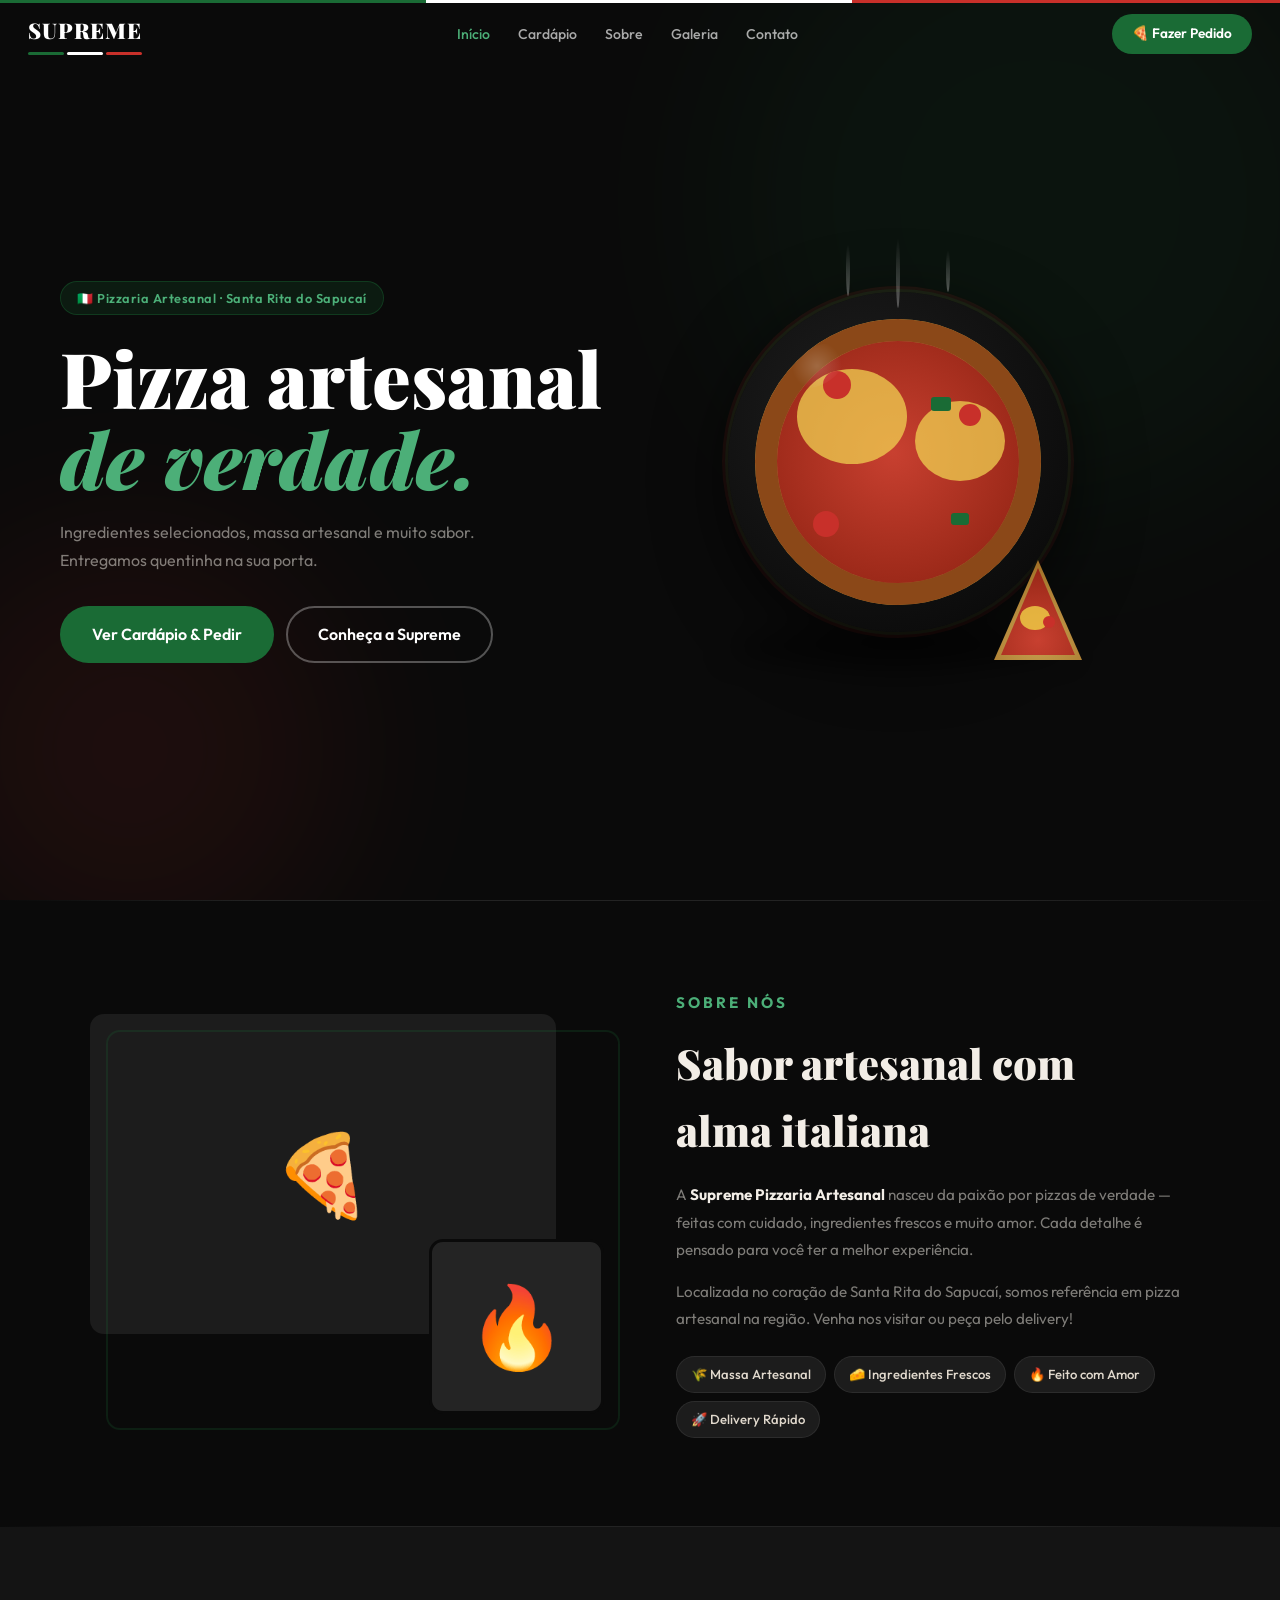
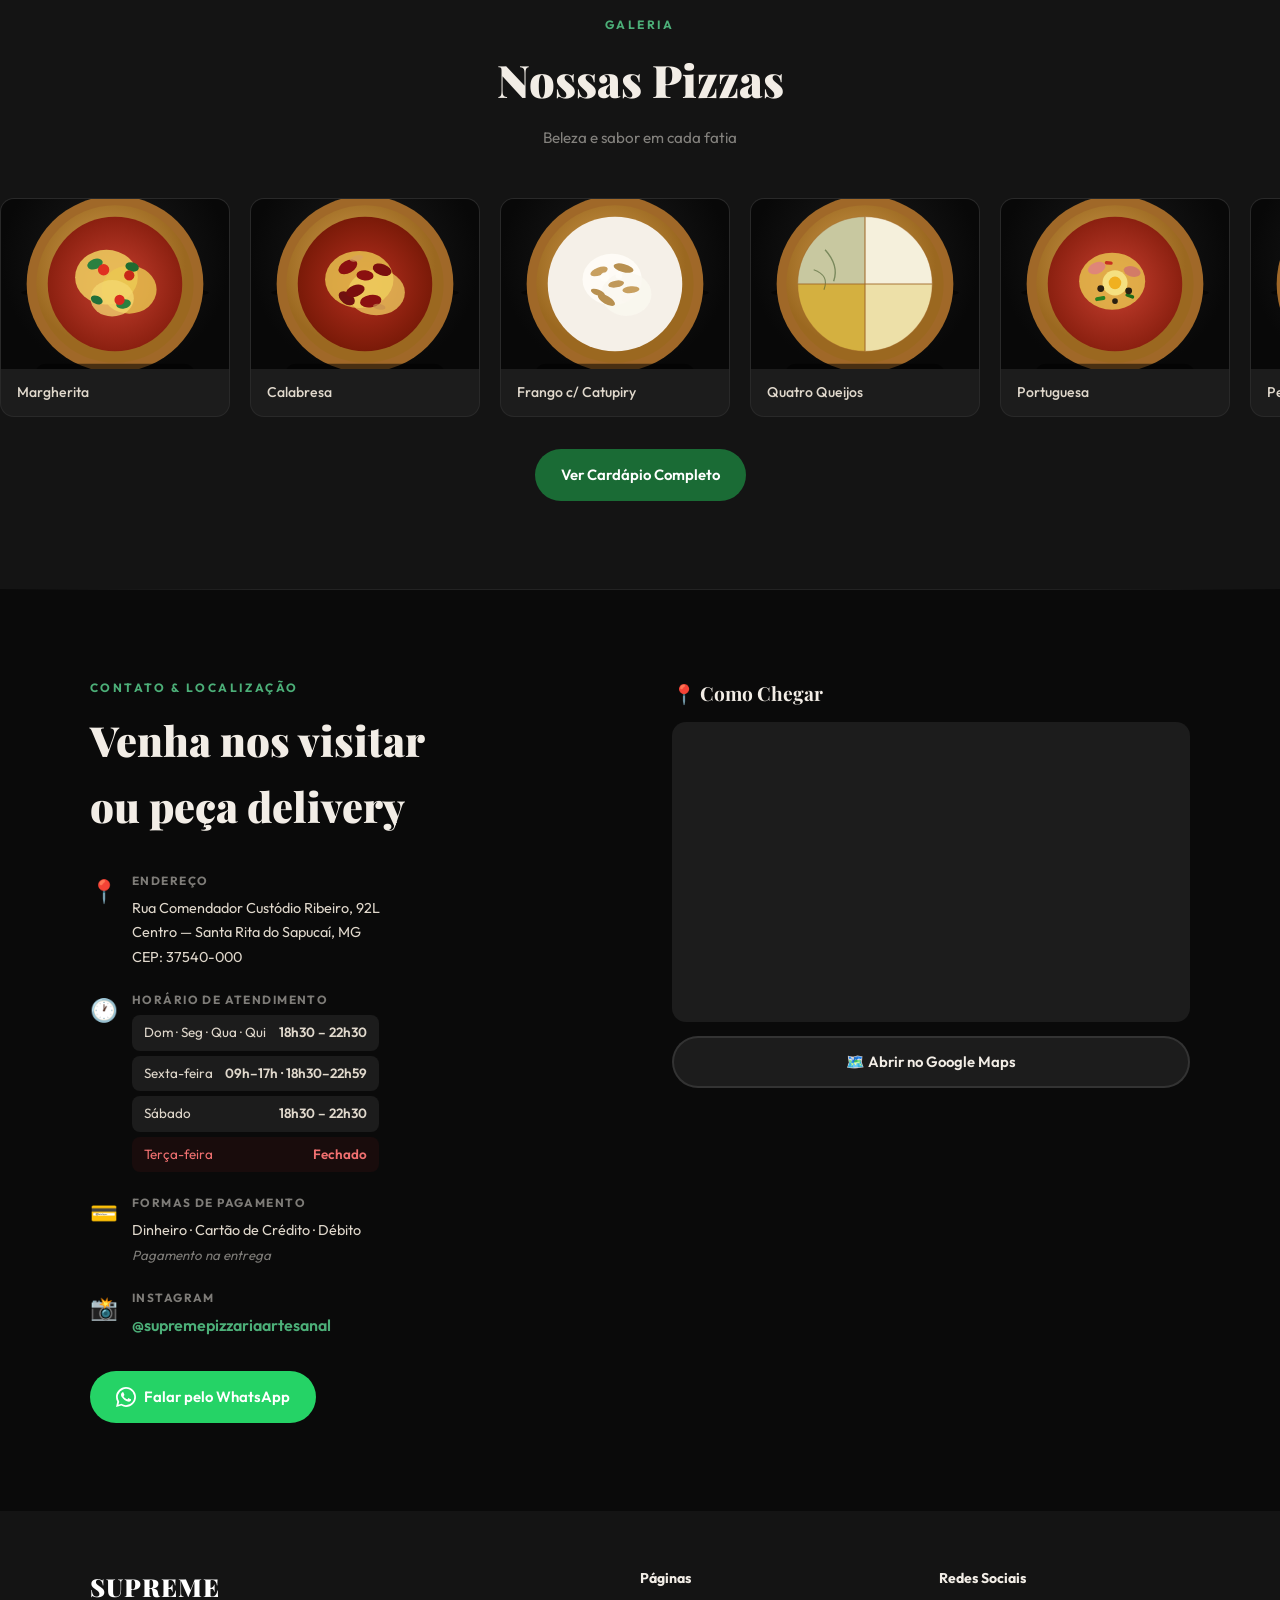
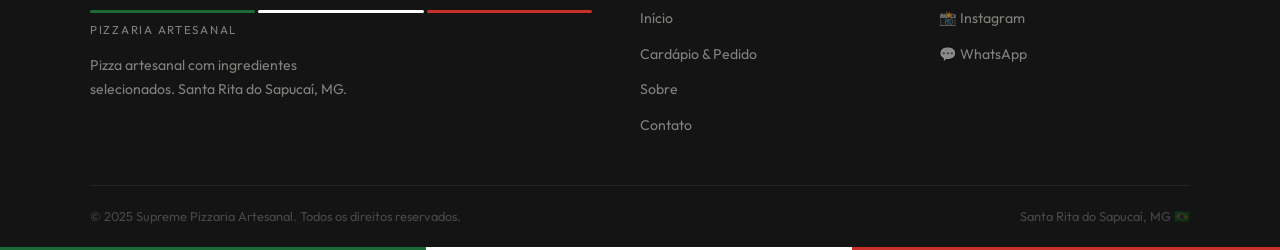
<file: index.html>
<!DOCTYPE html>
<html lang="pt-BR">
<head>
  <meta charset="UTF-8"/>
  <meta name="viewport" content="width=device-width, initial-scale=1.0"/>
  <title>Supreme Pizzaria Artesanal | Santa Rita do Sapucaí</title>
  <meta name="description" content="Supreme Pizzaria Artesanal — Pizza feita com amor em Santa Rita do Sapucaí, MG. Peça pelo WhatsApp!"/>
  <meta name="theme-color" content="#0A0A0A"/>
  <!-- Favicon personalizado com logo Supreme -->
  <link rel="icon" href="favicon.svg" type="image/svg+xml"/>
  <link rel="apple-touch-icon" href="favicon.svg"/>
  <!-- Open Graph — link bonito ao compartilhar no WhatsApp/Instagram -->
  <meta property="og:title"       content="Supreme Pizzaria Artesanal"/>
  <meta property="og:description" content="Pizza artesanal em Santa Rita do Sapucaí, MG. Peça pelo WhatsApp!"/>
  <meta property="og:type"        content="website"/>
  <link rel="stylesheet" href="style.css"/>
  <link href="https://fonts.googleapis.com/css2?family=Playfair+Display:ital,wght@0,700;0,900;1,700&family=Outfit:wght@300;400;500;600;700&display=swap" rel="stylesheet"/>
</head>
<body>

<!-- ================================================
     NAVEGAÇÃO
     ================================================ -->
<nav class="nav" id="nav">
  <a href="index.html" class="nav__logo">
    <span class="logo-text">SUPREME</span>
    <div class="logo-flag"><span></span><span></span><span></span></div>
  </a>
  <ul class="nav__links" id="navLinks">
    <li><a href="index.html"    class="active">Início</a></li>
    <li><a href="cardapio.html"           >Cardápio</a></li>
    <li><a href="#sobre"                  >Sobre</a></li>
    <li><a href="#galeria"                >Galeria</a></li>
    <li><a href="#contato"                >Contato</a></li>
  </ul>
  <a href="cardapio.html" class="nav__cta">🍕 Fazer Pedido</a>
  <button class="nav__hamburger" id="hamburger" aria-label="Abrir menu">
    <span></span><span></span><span></span>
  </button>
</nav>


<!-- ================================================
     HERO — Tela inicial
     ================================================ -->
<section class="hero" id="home">
  <div class="hero__bg">
    <div class="hero__glow hero__glow--green"></div>
    <div class="hero__glow hero__glow--red"></div>
  </div>

  <!-- Texto -->
  <div class="hero__content">
    <div class="hero__badge">🇮🇹 Pizzaria Artesanal · Santa Rita do Sapucaí</div>
    <h1 class="hero__title">Pizza artesanal<br><em>de verdade.</em></h1>
    <p class="hero__sub">Ingredientes selecionados, massa artesanal e muito sabor.<br>Entregamos quentinha na sua porta.</p>
    <div class="hero__actions">
      <a href="cardapio.html" class="btn btn--green btn--lg">Ver Cardápio & Pedir</a>
      <a href="#sobre"        class="btn btn--outline btn--lg">Conheça a Supreme</a>
    </div>
  </div>

  <!-- Ilustração da pizza (lado direito) -->
  <div class="hero__visual">
    <div class="pizza-scene">

      <!-- Prato -->
      <div class="pizza-plate-shadow"></div>
      <div class="pizza-plate">

        <!-- Corpo da pizza -->
        <div class="pizza-body">
          <!-- Borda -->
          <div class="pizza-crust"></div>
          <!-- Molho -->
          <div class="pizza-sauce"></div>
          <!-- Queijo com manchas -->
          <div class="pizza-cheese"></div>
          <!-- Toppings decorativos -->
          <div class="tp tp--red  tp--a"></div>
          <div class="tp tp--red  tp--b"></div>
          <div class="tp tp--red  tp--c"></div>
          <div class="tp tp--green tp--d"></div>
          <div class="tp tp--green tp--e"></div>
          <!-- Centro brilho -->
          <div class="pizza-shine"></div>
        </div>

      </div>

      <!-- Vapor -->
      <div class="steam st1"></div>
      <div class="steam st2"></div>
      <div class="steam st3"></div>

      <!-- Fatia saindo -->
      <div class="pizza-slice">
        <div class="slice-inner"></div>
        <div class="slice-cheese"></div>
        <div class="slice-tp"></div>
      </div>

    </div>
  </div>

</section>

<!-- Divisória -->
<div class="section-divider"></div>


<!-- ================================================
     SOBRE — Quem somos
     ================================================ -->
<section class="sobre" id="sobre">
  <div class="container">
    <div class="sobre__grid">

      <!-- Imagens / cards visuais -->
      <div class="sobre__visual">
        <div class="sobre__card sobre__card--1">🍕</div>
        <div class="sobre__card sobre__card--2">🔥</div>
        <div class="sobre__decor"></div>
      </div>

      <!-- Texto -->
      <div class="sobre__text">
        <p class="tag green">Sobre Nós</p>
        <h2>Sabor artesanal com<br>alma italiana</h2>
        <p>A <strong>Supreme Pizzaria Artesanal</strong> nasceu da paixão por pizzas de verdade — feitas com cuidado, ingredientes frescos e muito amor. Cada detalhe é pensado para você ter a melhor experiência.</p>
        <p>Localizada no coração de Santa Rita do Sapucaí, somos referência em pizza artesanal na região. Venha nos visitar ou peça pelo delivery!</p>
        <div class="pills">
          <span>🌾 Massa Artesanal</span>
          <span>🧀 Ingredientes Frescos</span>
          <span>🔥 Feito com Amor</span>
          <span>🚀 Delivery Rápido</span>
        </div>
      </div>

    </div>
  </div>
</section>

<!-- Divisória -->
<div class="section-divider"></div>


<!-- ================================================
     GALERIA — Carousel de pizzas
     ================================================ -->
<section class="galeria" id="galeria">
  <div class="container">
    <div class="section-head">
      <p class="tag green">Galeria</p>
      <h2>Nossas Pizzas</h2>
      <p class="sub">Beleza e sabor em cada fatia</p>
    </div>
  </div>

  <!-- Trilha infinita -->
  <div class="galeria__wrap">
    <div class="galeria__track" id="galeriaTrack">
      <!-- Cards gerados pelo JS com as imagens da pasta /images -->
    </div>
  </div>

  <div class="galeria__cta">
    <a href="cardapio.html" class="btn btn--green">Ver Cardápio Completo</a>
  </div>
</section>

<!-- Divisória -->
<div class="section-divider"></div>


<!-- ================================================
     CONTATO — Endereço, horários e mapa
     ================================================ -->
<section class="contato" id="contato">
  <div class="container">
    <div class="contato__grid">

      <!-- Informações -->
      <div class="contato__info">
        <p class="tag green">Contato & Localização</p>
        <h2>Venha nos visitar<br>ou peça delivery</h2>

        <div class="contato__items">

          <div class="c-item">
            <span class="c-icon">📍</span>
            <div>
              <strong>Endereço</strong>
              <p>Rua Comendador Custódio Ribeiro, 92L<br>Centro — Santa Rita do Sapucaí, MG<br>CEP: 37540-000</p>
            </div>
          </div>

          <div class="c-item">
            <span class="c-icon">🕐</span>
            <div>
              <strong>Horário de Atendimento</strong>
              <div class="horarios">
                <div class="h-row"><span>Dom · Seg · Qua · Qui</span><b>18h30 – 22h30</b></div>
                <div class="h-row"><span>Sexta-feira</span><b>09h–17h · 18h30–22h59</b></div>
                <div class="h-row"><span>Sábado</span><b>18h30 – 22h30</b></div>
                <div class="h-row fechado"><span>Terça-feira</span><b>Fechado</b></div>
              </div>
            </div>
          </div>

          <div class="c-item">
            <span class="c-icon">💳</span>
            <div>
              <strong>Formas de Pagamento</strong>
              <p>Dinheiro · Cartão de Crédito · Débito<br><em>Pagamento na entrega</em></p>
            </div>
          </div>

          <div class="c-item">
            <span class="c-icon">📸</span>
            <div>
              <strong>Instagram</strong>
              <a href="https://www.instagram.com/supremepizzariaartesanal" target="_blank" class="link-verde">
                @supremepizzariaartesanal
              </a>
            </div>
          </div>

        </div>

        <a href="https://wa.me/5535999999999" class="btn btn--whatsapp" target="_blank">
          <svg viewBox="0 0 24 24" fill="currentColor" width="20" height="20"><path d="M17.472 14.382c-.297-.149-1.758-.867-2.03-.967-.273-.099-.471-.148-.67.15-.197.297-.767.966-.94 1.164-.173.199-.347.223-.644.075-.297-.15-1.255-.463-2.39-1.475-.883-.788-1.48-1.761-1.653-2.059-.173-.297-.018-.458.13-.606.134-.133.298-.347.446-.52.149-.174.198-.298.298-.497.099-.198.05-.371-.025-.52-.075-.149-.669-1.612-.916-2.207-.242-.579-.487-.5-.669-.51-.173-.008-.371-.01-.57-.01-.198 0-.52.074-.792.372-.272.297-1.04 1.016-1.04 2.479 0 1.462 1.065 2.875 1.213 3.074.149.198 2.096 3.2 5.077 4.487.709.306 1.262.489 1.694.625.712.227 1.36.195 1.871.118.571-.085 1.758-.719 2.006-1.413.248-.694.248-1.289.173-1.413-.074-.124-.272-.198-.57-.347z"/><path d="M12 0C5.373 0 0 5.373 0 12c0 2.117.554 4.103 1.523 5.83L.057 23.999l6.305-1.654A11.954 11.954 0 0012 24c6.627 0 12-5.373 12-12S18.627 0 12 0zm0 21.818a9.818 9.818 0 01-5.006-1.371l-.359-.214-3.741.981.999-3.648-.234-.374A9.818 9.818 0 1112 21.818z"/></svg>
          Falar pelo WhatsApp
        </a>
      </div>

      <!-- Mapa -->
      <div class="contato__mapa">
        <h3>📍 Como Chegar</h3>
        <div class="mapa-box">
          <iframe
            src="https://www.google.com/maps/embed?pb=!1m18!1m12!1m3!1d3718.12!2d-45.7088!3d-22.2570!2m3!1f0!2f0!3f0!3m2!1i1024!2i768!4f13.1!3m3!1m2!1s0x94ca7d2e3f9a1b1b%3A0x1!2sRua%20Comendador%20Cust%C3%B3dio%20Ribeiro%2C%2092%20-%20Santa%20Rita%20do%20Sapuca%C3%AD!5e0!3m2!1spt-BR!2sbr!4v1"
            width="100%" height="100%" style="border:0"
            allowfullscreen loading="lazy"
            referrerpolicy="no-referrer-when-downgrade">
          </iframe>
        </div>
        <a href="https://www.google.com/maps/search/Rua+Comendador+Custodio+Ribeiro+92+Santa+Rita+do+Sapucai+MG"
           target="_blank" class="btn btn--dark btn--block">
          🗺️ Abrir no Google Maps
        </a>
      </div>

    </div>
  </div>
</section>


<!-- ================================================
     FOOTER
     ================================================ -->
<footer class="footer">
  <div class="container">
    <div class="footer__grid">

      <div class="footer__brand">
        <div class="footer__logo">
          <span class="logo-text">SUPREME</span>
          <div class="logo-flag"><span></span><span></span><span></span></div>
          <small>Pizzaria Artesanal</small>
        </div>
        <p>Pizza artesanal com ingredientes selecionados. Santa Rita do Sapucaí, MG.</p>
      </div>

      <div class="footer__nav">
        <h4>Páginas</h4>
        <ul>
          <li><a href="index.html">Início</a></li>
          <li><a href="cardapio.html">Cardápio & Pedido</a></li>
          <li><a href="#sobre">Sobre</a></li>
          <li><a href="#contato">Contato</a></li>
        </ul>
      </div>

      <div class="footer__nav">
        <h4>Redes Sociais</h4>
        <ul>
          <li><a href="https://www.instagram.com/supremepizzariaartesanal" target="_blank">📸 Instagram</a></li>
          <li><a href="https://wa.me/5535999999999" target="_blank">💬 WhatsApp</a></li>
        </ul>
      </div>

    </div>
    <div class="footer__bottom">
      <p>© 2025 Supreme Pizzaria Artesanal. Todos os direitos reservados.</p>
      <p>Santa Rita do Sapucaí, MG 🇧🇷</p>
    </div>
  </div>
  <div class="footer__stripe"></div>
</footer>

<script src="main.js"></script>
</body>
</html>
</file>
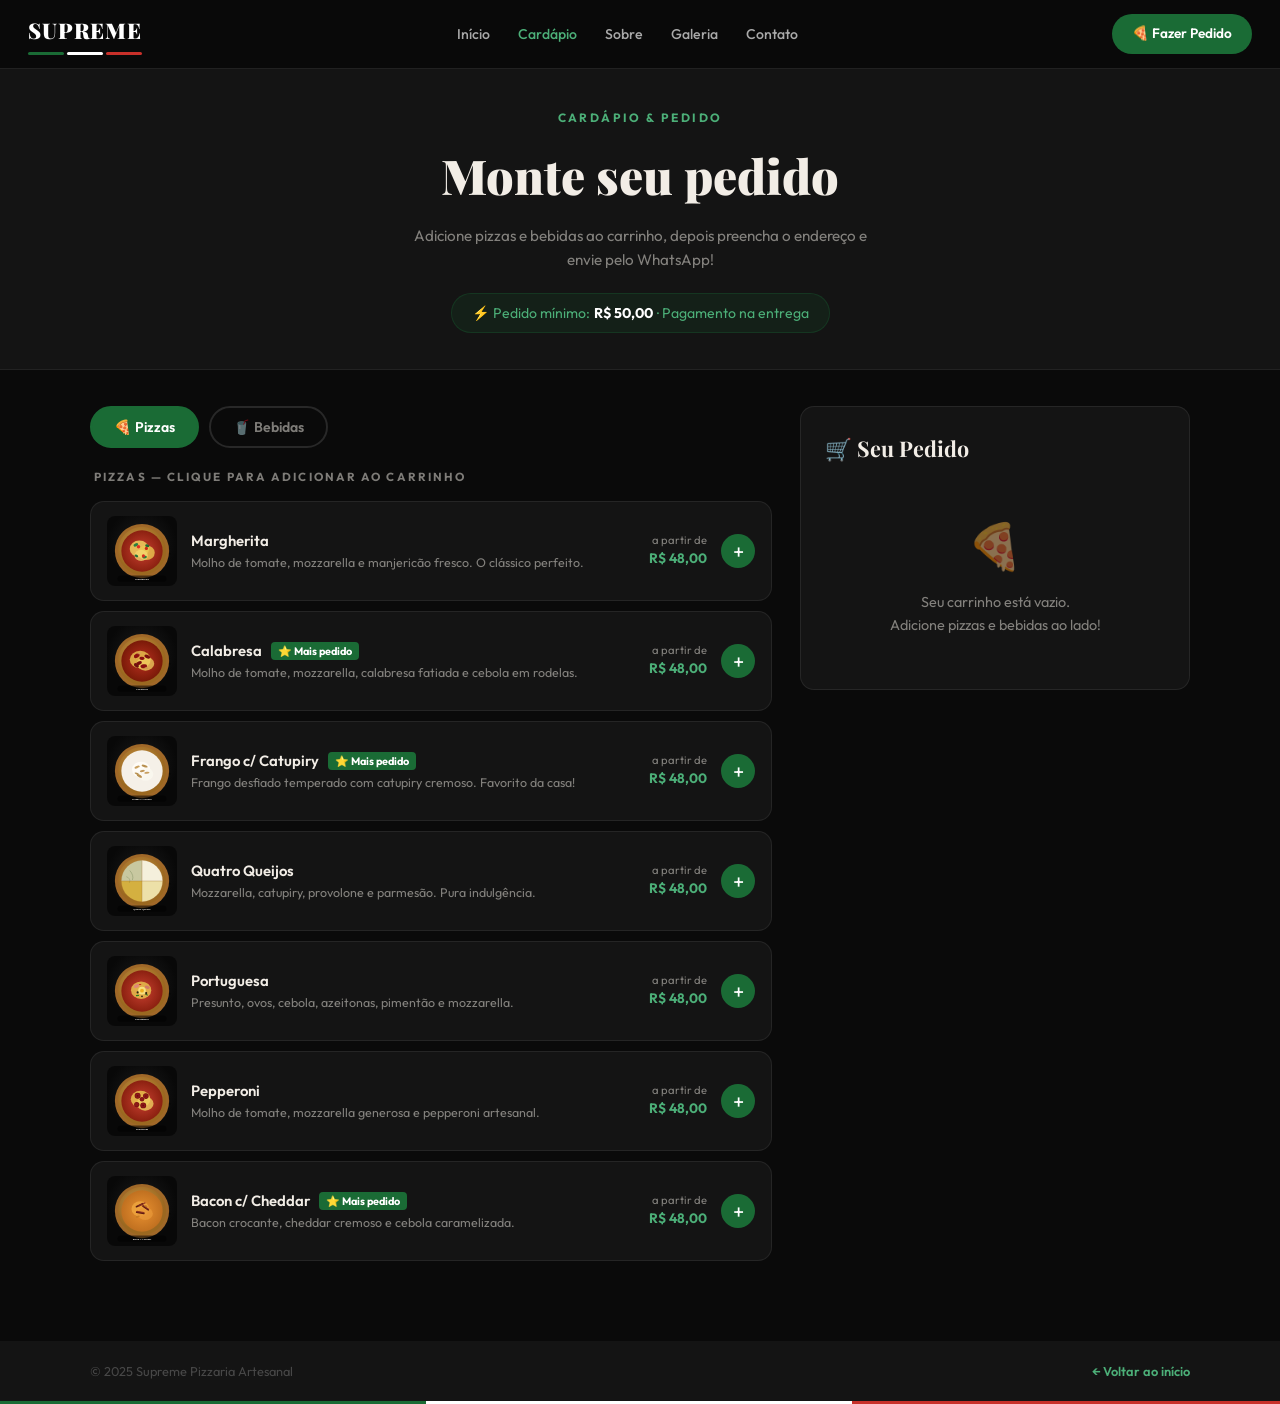
<file: cardapio.html>
<!DOCTYPE html>
<html lang="pt-BR">
<head>
  <meta charset="UTF-8"/>
  <meta name="viewport" content="width=device-width, initial-scale=1.0"/>
  <title>Cardápio & Pedido | Supreme Pizzaria Artesanal</title>
  <meta name="description" content="Monte seu pedido na Supreme Pizzaria Artesanal. Enviamos direto pelo WhatsApp!"/>
  <link rel="icon" href="favicon.svg" type="image/svg+xml"/>
  <link rel="stylesheet" href="style.css"/>
  <link href="https://fonts.googleapis.com/css2?family=Playfair+Display:ital,wght@0,700;0,900;1,700&family=Outfit:wght@300;400;500;600;700&display=swap" rel="stylesheet"/>
</head>
<body class="page-cardapio">

<!-- ================================================
     NAVEGAÇÃO
     ================================================ -->
<nav class="nav nav--solid" id="nav">
  <a href="index.html" class="nav__logo">
    <span class="logo-text">SUPREME</span>
    <div class="logo-flag"><span></span><span></span><span></span></div>
  </a>
  <ul class="nav__links" id="navLinks">
    <li><a href="index.html"            >Início</a></li>
    <li><a href="cardapio.html" class="active">Cardápio</a></li>
    <li><a href="index.html#sobre"      >Sobre</a></li>
    <li><a href="index.html#galeria"    >Galeria</a></li>
    <li><a href="index.html#contato"    >Contato</a></li>
  </ul>
  <a href="cardapio.html" class="nav__cta">🍕 Fazer Pedido</a>
  <button class="nav__hamburger" id="hamburger" aria-label="Abrir menu">
    <span></span><span></span><span></span>
  </button>
</nav>


<!-- ================================================
     CABEÇALHO DA PÁGINA
     ================================================ -->
<div class="page-header">
  <div class="container">
    <p class="tag green">Cardápio & Pedido</p>
    <h1>Monte seu pedido</h1>
    <p class="page-header__sub">
      Adicione pizzas e bebidas ao carrinho, depois preencha o endereço e envie pelo WhatsApp!
    </p>
    <div class="pedido-min-banner">
      ⚡ Pedido mínimo: <strong>R$ 50,00</strong> · Pagamento na entrega
    </div>
  </div>
</div>


<!-- ================================================
     CONTEÚDO PRINCIPAL — Cardápio + Carrinho
     ================================================ -->
<main class="cardapio-main">
  <div class="container">
    <div class="cardapio-layout">


      <!-- ── COLUNA ESQUERDA: lista de itens ── -->
      <div class="cardapio-col">

        <!-- Filtros de categoria -->
        <div class="filtros" role="tablist">
          <button class="filtro-btn active" data-cat="pizzas"  role="tab">🍕 Pizzas</button>
          <button class="filtro-btn"        data-cat="bebidas" role="tab">🥤 Bebidas</button>
        </div>

        <!-- Lista de pizzas (populada pelo JS) -->
        <div class="item-list" id="listaPizzas">
          <p class="item-group-title">Pizzas — clique para adicionar ao carrinho</p>
          <!-- cardapio.js renderPizzas() -->
        </div>

        <!-- Lista de bebidas (populada pelo JS) -->
        <div class="item-list hidden" id="listaBebidas">
          <p class="item-group-title">Bebidas — clique para adicionar ao carrinho</p>
          <!-- cardapio.js renderBebidas() -->
        </div>

      </div>


      <!-- ── COLUNA DIREITA: carrinho + endereço ── -->
      <div class="pedido-col">
        <div class="pedido-card" id="pedidoCard">

          <h2 class="pedido-card__title">🛒 Seu Pedido</h2>

          <!-- Carrinho vazio (padrão) -->
          <div class="cart-empty" id="cartEmpty">
            <span>🍕</span>
            <p>Seu carrinho está vazio.<br>Adicione pizzas e bebidas ao lado!</p>
          </div>

          <!-- Lista dos itens do carrinho (gerada pelo JS) -->
          <div class="cart-items" id="cartItems" style="display:none"></div>

          <!-- Total -->
          <div class="cart-total" id="cartTotal" style="display:none">
            <span>Total estimado</span>
            <strong id="cartTotalValue">R$ 0,00</strong>
          </div>

          <!-- Aviso pedido mínimo -->
          <div class="pedido-min-aviso hidden" id="avisoMin">
            ⚠️ Pedido mínimo de <strong>R$ 50,00</strong>. Adicione mais itens.
          </div>

          <!-- ── Formulário de endereço ── -->
          <div class="form-endereco" id="formEndereco" style="display:none">
            <div class="form-divider">📍 Endereço de entrega</div>

            <div class="form-row">
              <div class="form-group form-group--grow">
                <label class="form-label" for="endRua">Rua / Avenida <span class="req">*</span></label>
                <input type="text" id="endRua" class="form-input" placeholder="Rua das Flores"/>
              </div>
            </div>

            <div class="form-row">
              <div class="form-group form-group--sm">
                <label class="form-label" for="endNum">Número <span class="req">*</span></label>
                <input type="text" id="endNum" class="form-input" placeholder="123"/>
              </div>
              <div class="form-group form-group--grow">
                <label class="form-label" for="endBairro">Bairro <span class="req">*</span></label>
                <input type="text" id="endBairro" class="form-input" placeholder="Centro"/>
              </div>
            </div>

            <div class="form-row">
              <div class="form-group form-group--grow">
                <label class="form-label" for="endComp">
                  Complemento <span class="optional">(opcional)</span>
                </label>
                <input type="text" id="endComp" class="form-input" placeholder="Apto 12, casa dos fundos..."/>
              </div>
            </div>

            <div class="form-row">
              <div class="form-group form-group--grow">
                <label class="form-label" for="obsGeral">Observações gerais <span class="optional">(opcional)</span></label>
                <textarea id="obsGeral" class="form-textarea" rows="2" placeholder="Troco para, sem toque na campainha..."></textarea>
              </div>
            </div>
          </div>

          <!-- Botão enviar -->
          <button class="btn btn--whatsapp btn--block btn--lg" id="btnEnviar" onclick="enviarPedido()" style="display:none">
            <svg viewBox="0 0 24 24" fill="currentColor" width="22" height="22"><path d="M17.472 14.382c-.297-.149-1.758-.867-2.03-.967-.273-.099-.471-.148-.67.15-.197.297-.767.966-.94 1.164-.173.199-.347.223-.644.075-.297-.15-1.255-.463-2.39-1.475-.883-.788-1.48-1.761-1.653-2.059-.173-.297-.018-.458.13-.606.134-.133.298-.347.446-.52.149-.174.198-.298.298-.497.099-.198.05-.371-.025-.52-.075-.149-.669-1.612-.916-2.207-.242-.579-.487-.5-.669-.51-.173-.008-.371-.01-.57-.01-.198 0-.52.074-.792.372-.272.297-1.04 1.016-1.04 2.479 0 1.462 1.065 2.875 1.213 3.074.149.198 2.096 3.2 5.077 4.487.709.306 1.262.489 1.694.625.712.227 1.36.195 1.871.118.571-.085 1.758-.719 2.006-1.413.248-.694.248-1.289.173-1.413-.074-.124-.272-.198-.57-.347z"/><path d="M12 0C5.373 0 0 5.373 0 12c0 2.117.554 4.103 1.523 5.83L.057 23.999l6.305-1.654A11.954 11.954 0 0012 24c6.627 0 12-5.373 12-12S18.627 0 12 0zm0 21.818a9.818 9.818 0 01-5.006-1.371l-.359-.214-3.741.981.999-3.648-.234-.374A9.818 9.818 0 1112 21.818z"/></svg>
            Enviar Pedido pelo WhatsApp
          </button>
          <p class="pedido-card__hint" id="pedidoHint" style="display:none">
            Você será redirecionado ao WhatsApp com seu pedido formatado.
          </p>

        </div>
      </div><!-- /pedido-col -->

    </div>
  </div>
</main>


<!-- ================================================
     MODAL — Montar pizza (estilo iFood)
     ================================================ -->
<div class="modal-overlay" id="modalOverlay" onclick="fecharModal(event)">
  <div class="modal" id="modal" role="dialog" aria-modal="true" aria-labelledby="modalTitulo">

    <button class="modal__close" onclick="fecharModalBtn()" aria-label="Fechar">✕</button>

    <!-- Imagem / header -->
    <div class="modal__header" id="modalHeader"></div>

    <div class="modal__body">
      <h3 class="modal__nome" id="modalTitulo"></h3>
      <p  class="modal__desc" id="modalDesc"></p>

      <!-- Tipo: inteira ou metade -->
      <div class="modal-section">
        <p class="modal-section__title">Tipo de pizza</p>
        <div class="modal-tipo">
          <label class="tipo-opt">
            <input type="radio" name="tipo" value="inteira" checked onchange="onTipoChange()"/>
            <div class="tipo-box">
              <span>🍕</span>
              <strong>Inteira</strong>
              <span>1 sabor</span>
            </div>
          </label>
          <label class="tipo-opt">
            <input type="radio" name="tipo" value="metade" onchange="onTipoChange()"/>
            <div class="tipo-box">
              <span>🍕🍕</span>
              <strong>Metade/Metade</strong>
              <span>2 sabores</span>
            </div>
          </label>
        </div>
      </div>

      <!-- Segundo sabor (aparece só se metade/metade) -->
      <div class="modal-section hidden" id="segundoSaborSection">
        <p class="modal-section__title">Escolha o 2º sabor</p>
        <div class="segundo-sabor-list" id="segundoSaborList"></div>
      </div>

      <!-- Tamanho -->
      <div class="modal-section">
        <p class="modal-section__title">Tamanho</p>
        <div class="modal-tamanhos">
          <label class="tamanho-opt">
            <input type="radio" name="tamanho" value="Broto" id="radioBroto" checked/>
            <div class="tamanho-box">
              <span class="tam-icon">🍕</span>
              <strong>Broto</strong>
              <span>4 fatias</span>
              <span class="tam-preco" id="precoBroto">R$ 48,00</span>
            </div>
          </label>
          <label class="tamanho-opt">
            <input type="radio" name="tamanho" value="Grande" id="radioGrande"/>
            <div class="tamanho-box">
              <span class="tam-icon">🍕🍕</span>
              <strong>Grande</strong>
              <span>8 fatias</span>
              <span class="tam-preco" id="precoGrande">R$ 64,00</span>
            </div>
          </label>
        </div>
      </div>

      <!-- Observação por pizza -->
      <div class="modal-section">
        <p class="modal-section__title">Observação <span class="optional">(opcional)</span></p>
        <textarea id="modalObs" class="form-textarea" rows="2" placeholder="Ex: sem cebola, bem assada..."></textarea>
      </div>

    </div><!-- /modal__body -->

    <div class="modal__footer">
      <button class="btn btn--green btn--block btn--lg" onclick="adicionarAoCarrinho()">
        Adicionar ao Carrinho
      </button>
    </div>

  </div>
</div>


<!-- ================================================
     FOOTER (simplificado na página de pedido)
     ================================================ -->
<footer class="footer footer--simple">
  <div class="container">
    <div class="footer__bottom">
      <p>© 2025 Supreme Pizzaria Artesanal</p>
      <a href="index.html" class="link-verde">← Voltar ao início</a>
    </div>
  </div>
  <div class="footer__stripe"></div>
</footer>

<script src="main.js"></script>
<script src="cardapio.js"></script>
</body>
</html>
</file>
<file: style.css>
/* ============================================================
   SUPREME PIZZARIA — style.css
   Paleta: Preto (#0A0A0A) + Bege/Creme (#F2EDE6) + Verde (#1A6B35) + Vermelho (#C8302A)
   ============================================================ */


/* ============================================================
   1. RESET & BASE
   ============================================================ */
*, *::before, *::after { box-sizing: border-box; margin: 0; padding: 0; }
html  { scroll-behavior: smooth; font-size: 16px; }
body  { font-family: 'Outfit', sans-serif; background: #0A0A0A; color: #F2EDE6; overflow-x: hidden; line-height: 1.6; }
a     { text-decoration: none; color: inherit; }
img   { display: block; max-width: 100%; }
button { cursor: pointer; font-family: inherit; }

/* ── Variáveis de design ── */
:root {
  --black:   #0A0A0A;
  --black2:  #141414;
  --black3:  #1C1C1C;
  --black4:  #242424;
  --beige:   #F2EDE6;
  --beige2:  #E0D8CC;
  --beige3:  #C8BFB0;
  --green:   #1A6B35;
  --green2:  #22863F;
  --green3:  #4CAF78;
  --red:     #C8302A;
  --muted:   rgba(242,237,230,.5);
  --nav-h:   68px;
  --r:       14px;
  --r-sm:    8px;
  --shadow:  0 8px 40px rgba(0,0,0,.5);
}


/* ============================================================
   2. UTILITÁRIOS
   ============================================================ */
.container  { max-width: 1140px; margin: 0 auto; padding: 0 20px; }
.hidden     { display: none !important; }

/* Tags de seção */
.tag {
  font-size: .75rem; font-weight: 700; letter-spacing: .2em;
  text-transform: uppercase; display: block; margin-bottom: 10px;
}
.tag.green { color: var(--green3); }

.sub { color: var(--muted); font-size: .95rem; }

.section-head { text-align: center; margin-bottom: 48px; }
.section-head h2 {
  font-family: 'Playfair Display', serif;
  font-size: clamp(1.8rem, 4vw, 2.8rem); font-weight: 900; margin-bottom: 10px;
}

/* Divisória entre seções */
.section-divider {
  height: 1px;
  background: linear-gradient(to right, transparent, rgba(255,255,255,.1) 20%, rgba(255,255,255,.1) 80%, transparent);
  margin: 0;
}

/* Reveal ao rolar */
.reveal {
  opacity: 0; transform: translateY(22px);
  transition: opacity .55s ease, transform .55s ease;
}
.reveal.visible { opacity: 1; transform: none; }


/* ============================================================
   3. LOGO
   ============================================================ */
.logo-text {
  font-family: 'Playfair Display', serif;
  font-size: 1.35rem; font-weight: 900; letter-spacing: .04em; color: #fff;
}
.logo-flag           { display: flex; gap: 3px; margin-top: 4px; }
.logo-flag span      { flex: 1; height: 3px; border-radius: 2px; }
.logo-flag span:nth-child(1) { background: var(--green); }
.logo-flag span:nth-child(2) { background: #fff; }
.logo-flag span:nth-child(3) { background: var(--red); }


/* ============================================================
   4. BOTÕES
   ============================================================ */
.btn {
  display: inline-flex; align-items: center; justify-content: center; gap: 8px;
  padding: 12px 24px; border-radius: 100px;
  font-weight: 600; font-size: .93rem;
  border: 2px solid transparent;
  transition: all .22s ease;
  white-space: nowrap;
}
.btn--lg    { padding: 14px 30px; font-size: 1rem; }
.btn--block { width: 100%; }

.btn--green   { background: var(--green);  color: #fff; }
.btn--green:hover { background: var(--green2); transform: translateY(-2px); box-shadow: 0 8px 24px rgba(26,107,53,.35); }

.btn--outline { background: transparent; color: #fff; border-color: rgba(255,255,255,.3); }
.btn--outline:hover { border-color: #fff; background: rgba(255,255,255,.06); }

.btn--whatsapp { background: #25D366; color: #fff; }
.btn--whatsapp:hover { background: #1da851; transform: translateY(-2px); box-shadow: 0 8px 24px rgba(37,211,102,.28); }

.btn--dark { background: var(--black3); color: var(--beige); border-color: rgba(255,255,255,.1); }
.btn--dark:hover { background: var(--black4); }

.btn--remove { background: none; border: none; color: var(--red); font-size: 1.1rem; padding: 4px 8px; border-radius: 6px; transition: background .2s; }
.btn--remove:hover { background: rgba(200,48,42,.15); }


/* ============================================================
   5. NAVEGAÇÃO
   ============================================================ */
.nav {
  position: fixed; top: 0; left: 0; right: 0; z-index: 999;
  height: var(--nav-h);
  display: flex; align-items: center; justify-content: space-between;
  padding: 0 28px;
  background: transparent;
  transition: background .3s, box-shadow .3s;
}
.nav.scrolled,
.nav--solid {
  background: rgba(10,10,10,.97);
  backdrop-filter: blur(16px);
  box-shadow: 0 1px 0 rgba(255,255,255,.06);
}
.nav__logo      { display: flex; flex-direction: column; }
.nav__links     { display: flex; gap: 28px; list-style: none; }
.nav__links a   { font-size: .88rem; font-weight: 500; color: rgba(255,255,255,.65); transition: color .2s; }
.nav__links a:hover,
.nav__links a.active { color: var(--green3); }

.nav__cta {
  background: var(--green); color: #fff;
  padding: 9px 20px; border-radius: 100px;
  font-size: .85rem; font-weight: 600;
  transition: background .2s, transform .2s;
}
.nav__cta:hover { background: var(--green2); transform: scale(1.03); }

/* Botão hambúrguer */
.nav__hamburger {
  display: none; flex-direction: column; gap: 5px;
  background: none; border: none; padding: 6px;
}
.nav__hamburger span { display: block; width: 22px; height: 2px; background: #fff; border-radius: 2px; transition: all .28s; }
.nav__hamburger.open span:nth-child(1) { transform: translateY(7px) rotate(45deg); }
.nav__hamburger.open span:nth-child(2) { opacity: 0; transform: scaleX(0); }
.nav__hamburger.open span:nth-child(3) { transform: translateY(-7px) rotate(-45deg); }

/* ── Nav Mobile ── */
@media (max-width: 820px) {
  .nav__links, .nav__cta { display: none; }
  .nav__hamburger { display: flex; }
  .nav__links.open {
    display: flex; flex-direction: column; gap: 0;
    position: fixed;
    top: var(--nav-h); left: 0; right: 0;
    background: var(--black2);
    border-top: 1px solid rgba(255,255,255,.06);
    padding: 8px 0 16px;
    box-shadow: 0 20px 40px rgba(0,0,0,.6);
  }
  .nav__links.open li { border-bottom: 1px solid rgba(255,255,255,.04); }
  .nav__links.open a  { display: block; padding: 14px 28px; font-size: 1rem; color: var(--beige); }
  .nav__links.open a.active { color: var(--green3); }
}


/* ============================================================
   6. HERO — Tela inicial
   ============================================================ */
.hero {
  min-height: 100svh;
  background: var(--black);
  display: flex; align-items: center;
  padding: calc(var(--nav-h) + 48px) 60px 72px;
  position: relative; overflow: hidden; gap: 48px;
}

/* Faixa tricolor no topo */
.hero::after {
  content: ''; position: absolute; top: 0; left: 0; right: 0; height: 3px;
  background: linear-gradient(to right, var(--green) 33.3%, #fff 33.3% 66.6%, var(--red) 66.6%);
}

/* Glow de fundo */
.hero__bg     { position: absolute; inset: 0; pointer-events: none; }
.hero__glow   { position: absolute; border-radius: 50%; filter: blur(90px); opacity: .1; }
.hero__glow--green { width: 640px; height: 640px; background: var(--green); top: -120px; right: -80px; }
.hero__glow--red   { width: 420px; height: 420px; background: var(--red); bottom: -60px; left: -80px; }

/* Conteúdo de texto */
.hero__content { flex: 1; max-width: 560px; position: relative; z-index: 2; animation: fadeUp .65s ease both; }

.hero__badge {
  display: inline-block;
  background: rgba(26,107,53,.18); border: 1px solid rgba(26,107,53,.4);
  color: var(--green3); padding: 6px 16px; border-radius: 100px;
  font-size: .8rem; font-weight: 600; letter-spacing: .04em; margin-bottom: 22px;
}
.hero__title {
  font-family: 'Playfair Display', serif;
  font-size: clamp(2.6rem, 6vw, 4.8rem); font-weight: 900;
  color: #fff; line-height: 1.06; margin-bottom: 18px;
}
.hero__title em { color: var(--green3); font-style: italic; }
.hero__sub      { color: var(--muted); font-size: 1rem; line-height: 1.75; margin-bottom: 32px; }
.hero__actions  { display: flex; gap: 12px; flex-wrap: wrap; }

@keyframes fadeUp { from { opacity:0; transform: translateY(26px); } to { opacity:1; transform: none; } }

/* ── Pizza Scene ── */
.hero__visual {
  flex: 0 0 460px; display: flex; justify-content: center; align-items: center;
  position: relative; z-index: 2;
  animation: fadeUp .65s .12s ease both;
}
.pizza-scene  { position: relative; width: 400px; height: 400px; }

.pizza-plate-shadow {
  position: absolute; bottom: 8px; left: 50%; transform: translateX(-50%);
  width: 340px; height: 32px; border-radius: 50%;
  background: rgba(0,0,0,.55); filter: blur(14px);
}
.pizza-plate {
  position: absolute; top: 20px; left: 50%; transform: translateX(-50%);
  width: 340px; height: 340px; border-radius: 50%;
  background: radial-gradient(circle at 40% 36%, #1e1e1e, #060606);
  box-shadow: 0 18px 70px rgba(0,0,0,.7),
              0 0 0 3px rgba(26,107,53,.2),
              0 0 0 6px rgba(200,48,42,.12);
  display: flex; align-items: center; justify-content: center;
  animation: spinSlow 32s linear infinite;
}
@keyframes spinSlow { to { transform: translateX(-50%) rotate(360deg); } }

.pizza-body  {
  width: 286px; height: 286px; border-radius: 50%;
  background: radial-gradient(circle at 44% 40%, #C8A050, #9B6820);
  position: relative; overflow: hidden;
}
.pizza-crust {
  position: absolute; inset: 0; border-radius: 50%;
  border: 22px solid #8B4818;
  box-shadow: inset 0 0 18px rgba(0,0,0,.35),
              inset 0 0 6px rgba(255,220,140,.1);
}
.pizza-sauce {
  position: absolute; inset: 22px; border-radius: 50%;
  background: radial-gradient(circle at 48% 46%, #C84030, #8B2010);
}
.pizza-cheese {
  position: absolute; inset: 22px; border-radius: 50%;
  background: transparent;
}
.pizza-cheese::before,
.pizza-cheese::after {
  content: ''; position: absolute; border-radius: 50%;
  background: rgba(240,208,80,.75);
}
.pizza-cheese::before { width: 110px; height: 95px; top: 28px; left: 20px; }
.pizza-cheese::after  { width: 90px;  height: 80px; top: 60px; right: 14px; }

/* Toppings */
.tp { position: absolute; border-radius: 50%; }
.tp--red   { background: var(--red); }
.tp--green { background: var(--green); border-radius: 3px; }
.tp--a  { width: 28px; height: 28px; top: 52px;  left: 68px;  }
.tp--b  { width: 22px; height: 22px; top: 85px;  right: 60px; }
.tp--c  { width: 26px; height: 26px; bottom: 68px; left: 58px; }
.tp--d  { width: 20px; height: 14px; top: 78px;  right: 90px; }
.tp--e  { width: 18px; height: 12px; bottom: 80px; right: 72px; }

.pizza-shine {
  position: absolute; top: 28px; left: 32px;
  width: 60px; height: 38px; border-radius: 50%;
  background: radial-gradient(circle, rgba(255,255,255,.18), transparent 70%);
  transform: rotate(-30deg);
}

/* Vapores */
.steam {
  position: absolute; width: 4px; border-radius: 50%;
  background: linear-gradient(to top, rgba(255,255,255,.3), transparent);
  animation: steamRise 2.6s ease-in-out infinite;
}
.st1 { height: 52px; left: 148px; top: -28px; }
.st2 { height: 70px; left: 198px; top: -34px; animation-delay: .5s; }
.st3 { height: 42px; left: 248px; top: -22px; animation-delay: 1s; }
@keyframes steamRise {
  0%   { opacity: 0; transform: translateY(0) scaleX(1); }
  50%  { opacity: .5; transform: translateY(-20px) scaleX(2.5); }
  100% { opacity: 0; transform: translateY(-52px) scaleX(1); }
}

/* Fatia saindo */
.pizza-slice {
  position: absolute; bottom: 12px; right: 16px;
  width: 88px; height: 100px;
  clip-path: polygon(50% 0%, 100% 100%, 0% 100%);
  background: radial-gradient(circle at 50% 80%, #C8A050, #9B6820);
  filter: drop-shadow(0 8px 12px rgba(0,0,0,.5));
  animation: sliceFloat 4s ease-in-out infinite;
}
.slice-inner {
  position: absolute; inset: 0;
  clip-path: polygon(50% 8%, 92% 95%, 8% 95%);
  background: radial-gradient(circle at 50% 80%, #C84030, #8B2010);
}
.slice-cheese {
  position: absolute; width: 30px; height: 24px; border-radius: 50%;
  background: rgba(240,210,70,.8);
  top: 46%; left: 30%;
}
.slice-tp {
  position: absolute; width: 12px; height: 12px; border-radius: 50%;
  background: var(--red);
  top: 56%; left: 56%;
}
@keyframes sliceFloat {
  0%,100% { transform: translateY(0) rotate(-8deg); }
  50%      { transform: translateY(-10px) rotate(-5deg); }
}

/* ── Hero responsivo ── */
@media (max-width: 1024px) {
  .hero { padding-left: 40px; padding-right: 40px; gap: 32px; }
  .hero__visual { flex: 0 0 360px; }
  .pizza-scene, .pizza-plate { width: 300px; height: 300px; }
  .pizza-body { width: 248px; height: 248px; }
}
@media (max-width: 820px) {
  .hero { flex-direction: column; text-align: center; padding: calc(var(--nav-h) + 32px) 20px 56px; }
  .hero__actions { justify-content: center; }
  .pizza-scene { width: 280px; height: 280px; }
  .pizza-plate { width: 260px; height: 260px; }
  .pizza-body  { width: 214px; height: 214px; }
}
@media (max-width: 480px) {
  .hero__visual { display: none; }
}


/* ============================================================
   7. SOBRE
   ============================================================ */
.sobre { padding: 88px 0; background: var(--black); }
.sobre__grid { display: grid; grid-template-columns: 1fr 1fr; gap: 72px; align-items: center; }

.sobre__visual { position: relative; height: 400px; }
.sobre__card   {
  position: absolute; border-radius: var(--r); overflow: hidden;
  display: flex; align-items: center; justify-content: center; font-size: 5rem;
}
.sobre__card--1 { inset: 0 48px 80px 0; background: var(--black3); }
.sobre__card--2 { width: 175px; height: 175px; bottom: 0; right: 0; background: var(--black4); border: 3px solid var(--black); }
.sobre__decor   { position: absolute; inset: 16px -16px -16px 16px; border: 2px solid rgba(26,107,53,.22); border-radius: var(--r); }

.sobre__text h2 { font-family: 'Playfair Display', serif; font-size: clamp(1.7rem,3.5vw,2.6rem); font-weight: 900; margin-bottom: 18px; }
.sobre__text p  { color: var(--muted); line-height: 1.8; margin-bottom: 14px; font-size: .95rem; }
.sobre__text strong { color: var(--beige); }

.pills      { display: flex; flex-wrap: wrap; gap: 8px; margin-top: 24px; }
.pills span { background: var(--black3); color: var(--beige2); padding: 7px 14px; border-radius: 100px; font-size: .82rem; font-weight: 500; border: 1px solid rgba(255,255,255,.07); }

@media (max-width: 820px) {
  .sobre__grid { grid-template-columns: 1fr; gap: 36px; }
  .sobre__visual { height: 240px; }
  .sobre__card--2 { width: 120px; height: 120px; font-size: 3rem; }
}


/* ============================================================
   8. GALERIA — Carousel infinito
   ============================================================ */
.galeria { padding: 88px 0; background: var(--black2); overflow: hidden; }
.galeria__wrap { width: 100%; overflow: hidden; margin: 0 0 32px; }
.galeria__track {
  display: flex; gap: 20px;
  animation: scrollTrack 34s linear infinite;
  width: max-content;
}
.galeria__track:hover { animation-play-state: paused; }

@keyframes scrollTrack {
  from { transform: translateX(0); }
  to   { transform: translateX(-50%); }
}

.gal-card {
  flex-shrink: 0; width: 230px;
  background: var(--black3); border-radius: var(--r); overflow: hidden;
  border: 1px solid rgba(255,255,255,.06);
  transition: transform .2s, border-color .2s;
  cursor: default;
}
.gal-card:hover { transform: translateY(-5px); border-color: rgba(26,107,53,.35); }

/* ── IMAGEM DO CARD ──
   TODO: Quando tiver fotos reais, em cardapio.js alterar a propriedade
   da imagem de <img src="images/NOME.svg"> para <img src="images/NOME.jpg">
   ── */
.gal-card img { width: 100%; height: 170px; object-fit: cover; display: block; }
.gal-card p   { padding: 12px 16px; font-size: .88rem; font-weight: 500; color: var(--beige2); }
.galeria__cta { text-align: center; }

@media (max-width: 480px) {
  .gal-card { width: 180px; }
  .gal-card img { height: 136px; }
}


/* ============================================================
   9. CONTATO
   ============================================================ */
.contato { padding: 88px 0; background: var(--black); }
.contato__grid { display: grid; grid-template-columns: 1fr 1fr; gap: 64px; align-items: start; }

.contato__info h2 { font-family: 'Playfair Display', serif; font-size: clamp(1.7rem,3.5vw,2.6rem); font-weight: 900; margin-bottom: 32px; }
.contato__items   { display: flex; flex-direction: column; gap: 22px; margin-bottom: 32px; }

.c-item        { display: flex; gap: 14px; align-items: flex-start; }
.c-icon        { font-size: 1.4rem; flex-shrink: 0; margin-top: 2px; }
.c-item strong { display: block; font-size: .74rem; font-weight: 700; letter-spacing: .12em; text-transform: uppercase; color: var(--muted); margin-bottom: 5px; }
.c-item p      { color: var(--beige2); font-size: .9rem; line-height: 1.7; }
.c-item em     { color: var(--muted); font-size: .83rem; }

.horarios { display: flex; flex-direction: column; gap: 5px; margin-top: 2px; }
.h-row    { display: flex; justify-content: space-between; gap: 12px; font-size: .84rem; color: var(--beige2); background: var(--black3); padding: 7px 12px; border-radius: var(--r-sm); }
.h-row.fechado { color: #F07070; background: rgba(200,48,42,.08); }
.h-row b  { font-weight: 600; white-space: nowrap; }

.link-verde       { color: var(--green3); font-weight: 600; }
.link-verde:hover { text-decoration: underline; }

.contato__mapa h3 { font-family: 'Playfair Display', serif; font-size: 1.2rem; margin-bottom: 14px; }
.mapa-box         { width: 100%; height: 300px; border-radius: var(--r); overflow: hidden; background: var(--black3); margin-bottom: 14px; }
.mapa-box iframe  { width: 100%; height: 100%; display: block; }

@media (max-width: 820px) {
  .contato__grid { grid-template-columns: 1fr; gap: 48px; }
}


/* ============================================================
   10. FOOTER
   ============================================================ */
.footer { background: var(--black2); padding: 56px 0 0; }
.footer__grid    { display: grid; grid-template-columns: 2fr 1fr 1fr; gap: 48px; padding-bottom: 48px; border-bottom: 1px solid rgba(255,255,255,.07); }
.footer__logo    { display: flex; flex-direction: column; margin-bottom: 14px; }
.footer__logo .logo-text { font-size: 1.55rem; }
.footer__logo small { color: var(--muted); font-size: .72rem; letter-spacing: .15em; text-transform: uppercase; margin-top: 8px; }
.footer__brand p { color: var(--muted); font-size: .88rem; line-height: 1.7; max-width: 260px; }
.footer__nav h4  { color: var(--beige); font-size: .88rem; margin-bottom: 16px; }
.footer__nav ul  { list-style: none; display: flex; flex-direction: column; gap: 10px; }
.footer__nav a   { color: var(--muted); font-size: .88rem; transition: color .2s; }
.footer__nav a:hover { color: var(--green3); }
.footer__bottom  { display: flex; justify-content: space-between; align-items: center; padding: 20px 0; font-size: .8rem; color: rgba(255,255,255,.22); }
.footer__stripe  { height: 3px; background: linear-gradient(to right, var(--green) 33.3%, #fff 33.3% 66.6%, var(--red) 66.6%); }
.footer--simple  { padding: 0; }
.footer--simple .footer__bottom { padding: 20px 0; }

@media (max-width: 820px) {
  .footer__grid { grid-template-columns: 1fr; gap: 28px; }
  .footer__bottom { flex-direction: column; gap: 6px; text-align: center; }
}


/* ============================================================
   11. PÁGINA CARDÁPIO — Header
   ============================================================ */
.page-cardapio { background: var(--black); }
.page-header {
  background: var(--black2);
  border-bottom: 1px solid rgba(255,255,255,.06);
  padding: calc(var(--nav-h) + 40px) 0 36px;
  text-align: center;
}
.page-header h1          { font-family: 'Playfair Display', serif; font-size: clamp(2rem,5vw,3rem); font-weight: 900; margin-bottom: 10px; }
.page-header__sub        { color: var(--muted); font-size: .95rem; max-width: 480px; margin: 0 auto 20px; line-height: 1.6; }
.pedido-min-banner       { display: inline-flex; align-items: center; background: rgba(26,107,53,.14); border: 1px solid rgba(26,107,53,.3); color: var(--green3); padding: 8px 20px; border-radius: 100px; font-size: .88rem; }
.pedido-min-banner strong { color: #fff; margin: 0 4px; }


/* ============================================================
   12. PÁGINA CARDÁPIO — Layout principal
   ============================================================ */
.cardapio-main   { padding: 36px 0 80px; }
.cardapio-layout { display: grid; grid-template-columns: 1fr 390px; gap: 28px; align-items: start; }

/* Filtros */
.filtros        { display: flex; gap: 10px; margin-bottom: 20px; }
.filtro-btn     { padding: 10px 22px; border-radius: 100px; border: 2px solid rgba(255,255,255,.12); background: transparent; color: var(--muted); font-size: .88rem; font-weight: 600; transition: all .2s; }
.filtro-btn.active,
.filtro-btn:hover { background: var(--green); border-color: var(--green); color: #fff; }

/* Item group */
.item-list         { display: flex; flex-direction: column; gap: 10px; }
.item-group-title  { font-size: .73rem; font-weight: 700; letter-spacing: .18em; text-transform: uppercase; color: var(--muted); margin-bottom: 4px; padding-left: 4px; }

/* Card de item */
.item-card {
  display: flex; align-items: center; gap: 14px;
  background: var(--black2); border: 1px solid rgba(255,255,255,.07);
  border-radius: var(--r); padding: 14px 16px;
  cursor: pointer; transition: border-color .2s, background .2s;
  user-select: none;
}
.item-card:hover             { border-color: rgba(26,107,53,.4); background: var(--black3); }
.item-card__img              { width: 70px; height: 70px; border-radius: var(--r-sm); overflow: hidden; flex-shrink: 0; }
.item-card__img img          { width: 100%; height: 100%; object-fit: cover; }
.item-card__info             { flex: 1; min-width: 0; }
.item-card__info h3          { font-size: .93rem; font-weight: 600; color: var(--beige); margin-bottom: 2px; }
.item-card__info p           { font-size: .78rem; color: var(--muted); line-height: 1.5; }
.item-card__badge            { font-size: .68rem; font-weight: 700; background: var(--green); color: #fff; padding: 2px 7px; border-radius: 4px; margin-left: 6px; vertical-align: middle; }
.item-card__preco            { font-size: .85rem; font-weight: 700; color: var(--green3); flex-shrink: 0; text-align: right; line-height: 1.4; }
.item-card__preco small      { display: block; font-size: .7rem; font-weight: 400; color: var(--muted); }
.item-card__btn              { width: 34px; height: 34px; border-radius: 50%; background: var(--green); color: #fff; border: none; font-size: 1.3rem; display: flex; align-items: center; justify-content: center; flex-shrink: 0; transition: background .2s, transform .2s; }
.item-card__btn:hover        { background: var(--green2); transform: scale(1.1); }


/* ============================================================
   13. CARRINHO
   ============================================================ */
.pedido-col { position: sticky; top: calc(var(--nav-h) + 14px); }
.pedido-card {
  background: var(--black2); border: 1px solid rgba(255,255,255,.08);
  border-radius: var(--r); padding: 24px; display: flex; flex-direction: column; gap: 16px;
}
.pedido-card__title { font-family: 'Playfair Display', serif; font-size: 1.35rem; font-weight: 700; }

/* Carrinho vazio */
.cart-empty {
  text-align: center; padding: 28px 0; color: var(--muted);
}
.cart-empty span { font-size: 2.8rem; display: block; margin-bottom: 10px; }
.cart-empty p    { font-size: .9rem; line-height: 1.6; }

/* Lista do carrinho */
.cart-items { display: flex; flex-direction: column; gap: 10px; }
.cart-item  {
  background: var(--black3); border-radius: var(--r-sm);
  padding: 12px 14px;
  display: flex; align-items: flex-start; justify-content: space-between; gap: 10px;
  border: 1px solid rgba(255,255,255,.06);
}
.cart-item__info { flex: 1; min-width: 0; }
.cart-item__info strong { display: block; font-size: .9rem; color: var(--beige); margin-bottom: 2px; }
.cart-item__info span   { font-size: .78rem; color: var(--muted); }
.cart-item__preco       { font-size: .9rem; font-weight: 700; color: var(--green3); white-space: nowrap; }
.cart-item__right       { display: flex; flex-direction: column; align-items: flex-end; gap: 4px; }

/* Total */
.cart-total {
  display: flex; justify-content: space-between; align-items: center;
  background: rgba(26,107,53,.1); border: 1px solid rgba(26,107,53,.25);
  border-radius: var(--r-sm); padding: 12px 16px;
}
.cart-total span  { font-size: .82rem; color: var(--muted); }
.cart-total strong { font-size: 1.1rem; color: var(--green3); }

/* Aviso pedido mínimo */
.pedido-min-aviso {
  background: rgba(200,48,42,.1); border: 1px solid rgba(200,48,42,.3);
  color: #F07070; border-radius: var(--r-sm);
  padding: 10px 14px; font-size: .83rem;
}
.pedido-min-aviso strong { color: #F09090; }

/* Formulário de endereço */
.form-divider {
  font-size: .8rem; font-weight: 700; letter-spacing: .1em; text-transform: uppercase;
  color: var(--green3); padding-bottom: 10px;
  border-bottom: 1px solid rgba(255,255,255,.07); margin-bottom: 4px;
}
.form-row   { display: flex; gap: 10px; margin-bottom: 12px; }
.form-group { display: flex; flex-direction: column; }
.form-group--grow { flex: 1; }
.form-group--sm   { flex: 0 0 90px; }
.form-label       { font-size: .75rem; font-weight: 700; letter-spacing: .1em; text-transform: uppercase; color: var(--muted); margin-bottom: 6px; }
.req      { color: var(--red); }
.optional { color: var(--muted); font-weight: 400; letter-spacing: 0; text-transform: none; font-size: .72rem; }

.form-input, .form-select, .form-textarea {
  background: var(--black3); border: 1px solid rgba(255,255,255,.1);
  border-radius: var(--r-sm); color: var(--beige);
  font-family: 'Outfit', sans-serif; font-size: .9rem;
  padding: 10px 13px; outline: none;
  transition: border-color .2s;
}
.form-input:focus, .form-select:focus, .form-textarea:focus { border-color: var(--green); }
.form-select option { background: var(--black2); }
.form-textarea      { resize: vertical; min-height: 72px; }

.pedido-card__hint { font-size: .75rem; color: var(--muted); text-align: center; }

/* ── Carrinho responsivo ── */
@media (max-width: 960px) {
  .cardapio-layout { grid-template-columns: 1fr; }
  .pedido-col      { position: static; }
}
@media (max-width: 480px) {
  .page-header { padding-top: calc(var(--nav-h) + 24px); }
  .pedido-card { padding: 18px 14px; }
}


/* ============================================================
   14. MODAL — Montar pizza (estilo iFood)
   ============================================================ */
.modal-overlay {
  position: fixed; inset: 0; z-index: 1000;
  background: rgba(0,0,0,.72);
  backdrop-filter: blur(4px);
  display: flex; align-items: flex-end;
  opacity: 0; pointer-events: none;
  transition: opacity .28s ease;
}
.modal-overlay.open {
  opacity: 1; pointer-events: auto;
}

.modal {
  background: var(--black2);
  border-radius: var(--r) var(--r) 0 0;
  width: 100%; max-width: 560px; margin: 0 auto;
  max-height: 92svh; overflow-y: auto;
  position: relative;
  transform: translateY(40px);
  transition: transform .28s ease;
}
.modal-overlay.open .modal { transform: translateY(0); }

/* Desktop: centraliza como dialog */
@media (min-width: 640px) {
  .modal-overlay { align-items: center; }
  .modal { border-radius: var(--r); max-height: 88svh; }
}

.modal__close {
  position: absolute; top: 14px; right: 16px; z-index: 2;
  background: rgba(255,255,255,.1); border: none; color: var(--beige);
  width: 32px; height: 32px; border-radius: 50%; font-size: .9rem;
  display: flex; align-items: center; justify-content: center;
  transition: background .2s;
}
.modal__close:hover { background: rgba(255,255,255,.2); }

.modal__header {
  width: 100%; height: 200px; overflow: hidden;
  background: var(--black3);
  display: flex; align-items: center; justify-content: center;
  border-radius: var(--r) var(--r) 0 0;
}
.modal__header img { width: 100%; height: 100%; object-fit: cover; }

.modal__body { padding: 22px 22px 8px; }
.modal__nome { font-family: 'Playfair Display', serif; font-size: 1.35rem; font-weight: 700; margin-bottom: 4px; }
.modal__desc { color: var(--muted); font-size: .88rem; line-height: 1.6; margin-bottom: 4px; }

.modal-section       { margin-top: 20px; }
.modal-section__title { font-size: .75rem; font-weight: 700; letter-spacing: .14em; text-transform: uppercase; color: var(--muted); margin-bottom: 10px; }

/* Tipo: inteira / metade */
.modal-tipo     { display: grid; grid-template-columns: 1fr 1fr; gap: 10px; }
.tipo-opt input { display: none; }
.tipo-box {
  display: flex; flex-direction: column; align-items: center; gap: 3px;
  background: var(--black3); border: 2px solid rgba(255,255,255,.09);
  border-radius: var(--r-sm); padding: 14px 10px; cursor: pointer; transition: all .2s;
}
.tipo-box:hover { border-color: rgba(26,107,53,.4); }
.tipo-opt input:checked + .tipo-box { border-color: var(--green); background: rgba(26,107,53,.12); }
.tipo-box span:first-child { font-size: 1.5rem; }
.tipo-box strong { font-size: .9rem; color: var(--beige); }
.tipo-box span   { font-size: .75rem; color: var(--muted); }

/* Segundo sabor */
.segundo-sabor-list { display: flex; flex-direction: column; gap: 8px; }
.sabor2-opt {
  display: flex; align-items: center; gap: 10px;
  background: var(--black3); border: 1px solid rgba(255,255,255,.07);
  border-radius: var(--r-sm); padding: 10px 14px;
  cursor: pointer; transition: all .2s;
}
.sabor2-opt:hover         { border-color: rgba(26,107,53,.4); }
.sabor2-opt.selected      { border-color: var(--green); background: rgba(26,107,53,.12); }
.sabor2-opt img           { width: 44px; height: 44px; border-radius: 6px; object-fit: cover; }
.sabor2-opt span          { font-size: .88rem; color: var(--beige); font-weight: 500; }

/* Tamanhos */
.modal-tamanhos { display: grid; grid-template-columns: 1fr 1fr; gap: 10px; }
.tamanho-opt input { display: none; }
.tamanho-box {
  display: flex; flex-direction: column; align-items: center; gap: 3px;
  background: var(--black3); border: 2px solid rgba(255,255,255,.09);
  border-radius: var(--r-sm); padding: 14px 10px; cursor: pointer; transition: all .2s;
}
.tamanho-box:hover { border-color: rgba(26,107,53,.4); }
.tamanho-opt input:checked + .tamanho-box { border-color: var(--green); background: rgba(26,107,53,.12); }
.tam-icon  { font-size: 1.5rem; }
.tamanho-box strong { font-size: .9rem; color: var(--beige); }
.tamanho-box span   { font-size: .75rem; color: var(--muted); }
.tam-preco { font-size: .82rem; font-weight: 700; color: var(--green3); }

.modal__footer { padding: 16px 22px 28px; }

/* Scrollbar do modal (webkit) */
.modal::-webkit-scrollbar       { width: 4px; }
.modal::-webkit-scrollbar-track { background: transparent; }
.modal::-webkit-scrollbar-thumb { background: rgba(255,255,255,.15); border-radius: 4px; }
</file>
